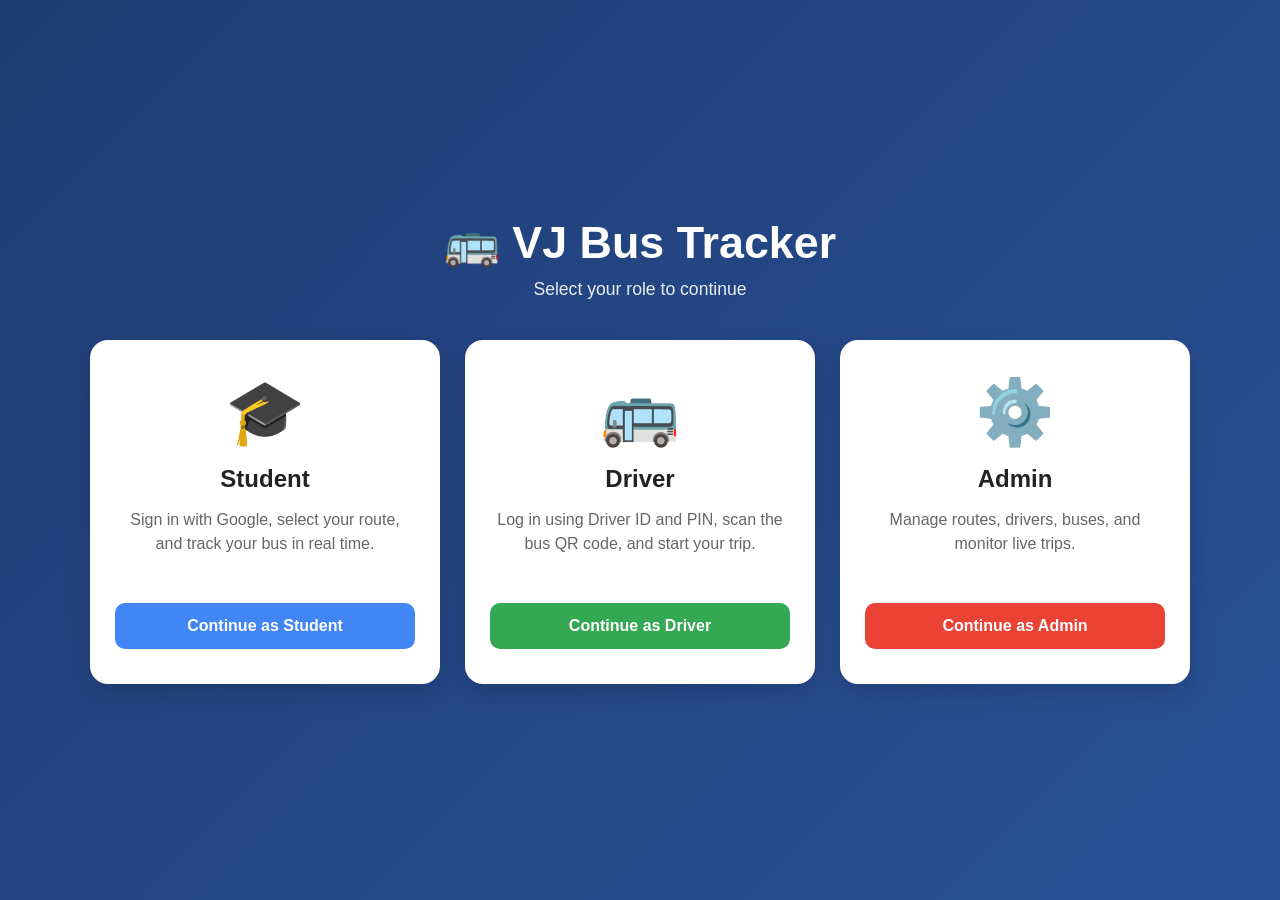
<file: fe4-vjbus/templates/home.html>
<!DOCTYPE html>
<html lang="en">
<head>
    <meta charset="UTF-8">
    <meta name="viewport" content="width=device-width, initial-scale=1.0">
    <title>VJ Bus Tracker</title>

    <style>
        * {
            margin: 0;
            padding: 0;
            box-sizing: border-box;
            font-family: Arial, sans-serif;
        }

        body {
            min-height: 100vh;
            background: linear-gradient(135deg, #1e3c72, #2a5298);
            display: flex;
            justify-content: center;
            align-items: center;
            padding: 20px;
        }

        .container {
            width: 100%;
            max-width: 1100px;
            text-align: center;
        }

        .title {
            color: #fff;
            margin-bottom: 40px;
        }

        .title h1 {
            font-size: 2.8rem;
            margin-bottom: 10px;
        }

        .title p {
            font-size: 1.1rem;
            opacity: 0.9;
        }

        .modules {
            display: grid;
            grid-template-columns: repeat(auto-fit, minmax(260px, 1fr));
            gap: 25px;
        }

        .card {
            background: #fff;
            border-radius: 18px;
            padding: 35px 25px;
            box-shadow: 0 10px 25px rgba(0, 0, 0, 0.15);
            transition: transform 0.25s ease, box-shadow 0.25s ease;
        }

        .card:hover {
            transform: translateY(-8px);
            box-shadow: 0 18px 35px rgba(0, 0, 0, 0.2);
        }

        .icon {
            font-size: 4rem;
            margin-bottom: 15px;
        }

        .card h2 {
            margin-bottom: 15px;
            color: #222;
        }

        .card p {
            color: #666;
            line-height: 1.5;
            margin-bottom: 25px;
            min-height: 70px;
        }

        .btn {
            width: 100%;
            border: none;
            border-radius: 10px;
            padding: 14px;
            font-size: 1rem;
            font-weight: bold;
            cursor: pointer;
            color: white;
            transition: opacity 0.2s ease;
        }

        .btn:hover {
            opacity: 0.9;
        }

        .student-btn {
            background: #4285F4;
        }

        .driver-btn {
            background: #34A853;
        }

        .admin-btn {
            background: #EA4335;
        }

        @media (max-width: 768px) {
            .title h1 {
                font-size: 2rem;
            }
        }
    </style>
</head>
<body>

<div class="container">

    <div class="title">
        <h1>🚌 VJ Bus Tracker</h1>
        <p>Select your role to continue</p>
    </div>

    <div class="modules">

        <!-- Student Module -->
        <div class="card">
            <div class="icon">🎓</div>

            <h2>Student</h2>

            <p>
                Sign in with Google, select your route, and track your bus in real time.
            </p>

            <button class="btn student-btn" onclick="goToStudent()">
                Continue as Student
            </button>
        </div>

        <!-- Driver Module -->
        <div class="card">
            <div class="icon">🚌</div>

            <h2>Driver</h2>

            <p>
                Log in using Driver ID and PIN, scan the bus QR code, and start your trip.
            </p>

            <button class="btn driver-btn" onclick="goToDriver()">
                Continue as Driver
            </button>
        </div>

        <!-- Admin Module -->
        <div class="card">
            <div class="icon">⚙️</div>

            <h2>Admin</h2>

            <p>
                Manage routes, drivers, buses, and monitor live trips.
            </p>

            <button class="btn admin-btn" onclick="goToAdmin()">
                Continue as Admin
            </button>
        </div>

    </div>

</div>

<script>
    function goToStudent() {
        window.location.href = "https://dev-bus.vjstartup.com";
    }

    function goToDriver() {
        window.location.href = "/driver-login";
    }

    function goToAdmin() {
        window.location.href = "https://dev-bus.vjstartup.com/admin";
    }
</script>

</body>
</html>
</file>
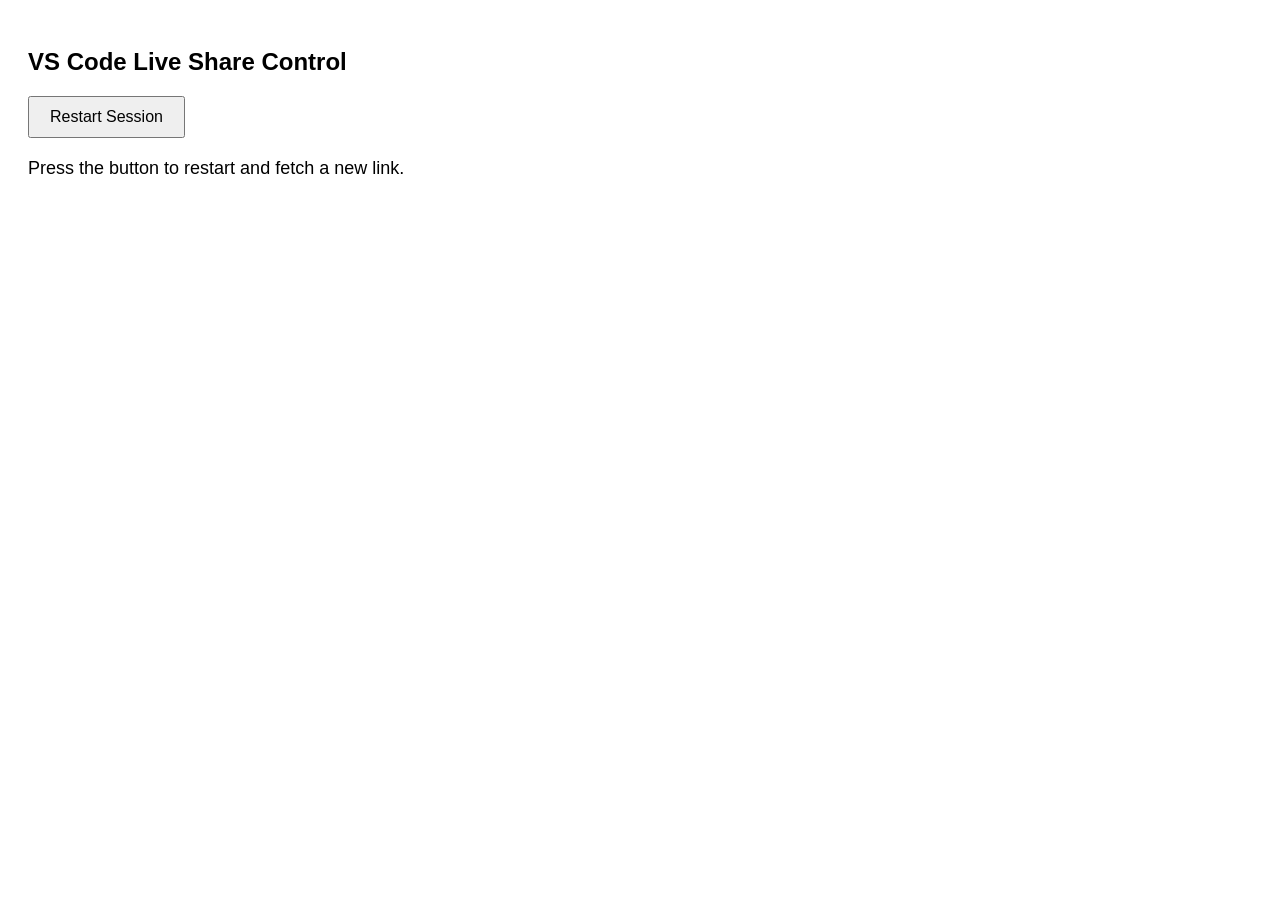
<file: fe4-vjbus/templates/liveshare.html>
<!DOCTYPE html>
<html>
<head>
    <title>VS Code Live Share Restart</title>
    <style>
        body { font-family: sans-serif; padding: 20px; }
        button { padding: 10px 20px; font-size: 16px; }
        #linkBox { margin-top: 20px; font-size: 18px; }
    </style>
</head>
<body>
    <h2>VS Code Live Share Control</h2>
    <button onclick="restartLiveShare()">Restart Session</button>
    <div id="linkBox">Press the button to restart and fetch a new link.</div>

    <script>
        async function restartLiveShare() {
            document.getElementById("linkBox").innerHTML = "Restarting Live Share session...";
            
            await fetch("/restart-liveshare", {
                method: "POST"
            });

            setTimeout(fetchLink, 3000);
        }

        async function fetchLink() {
            const res = await fetch("/get-liveshare-link");
            const data = await res.json();
            if (data.link) {
                document.getElementById("linkBox").innerHTML =
                    `<strong>Live Share Link:</strong> <a href="${data.link}" target="_blank">${data.link}</a>`;
            } else {
                document.getElementById("linkBox").innerHTML = "No Live Share session found.";
            }
        }
    </script>
</body>
</html>
</file>
